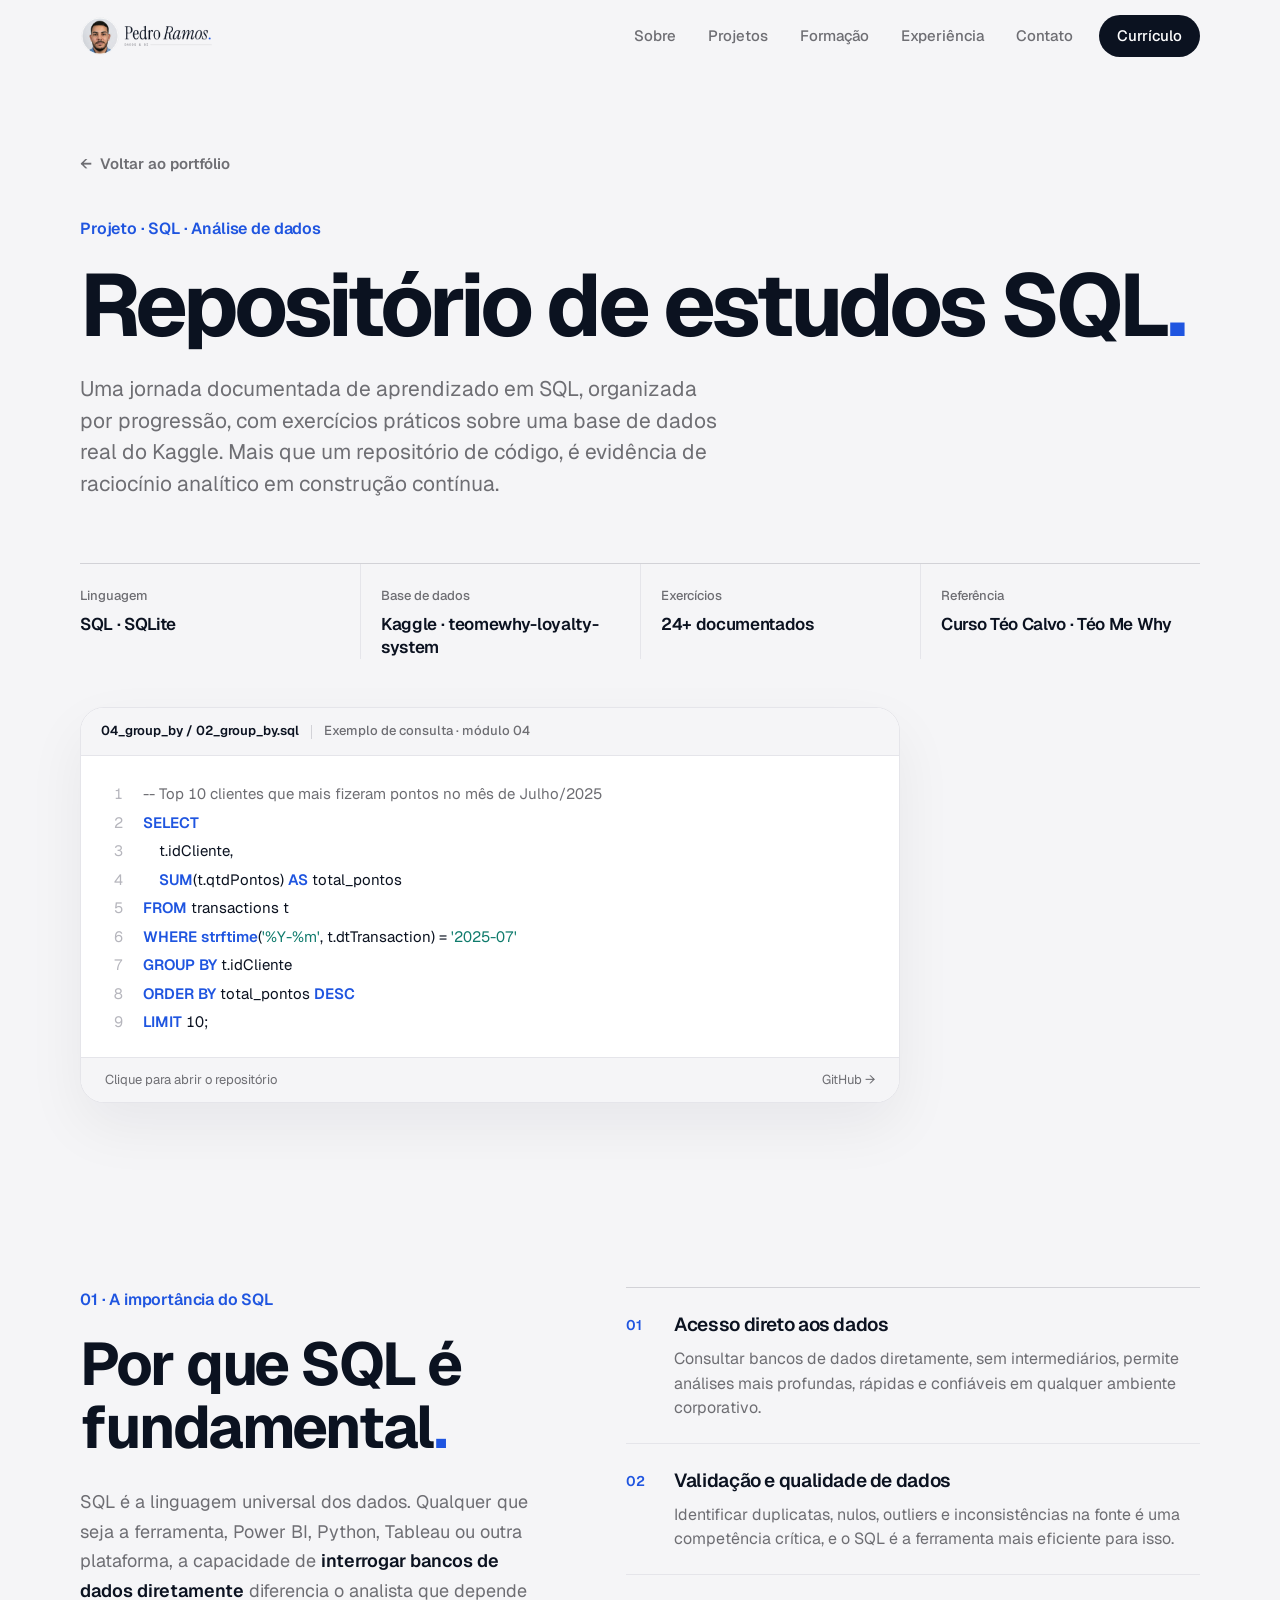
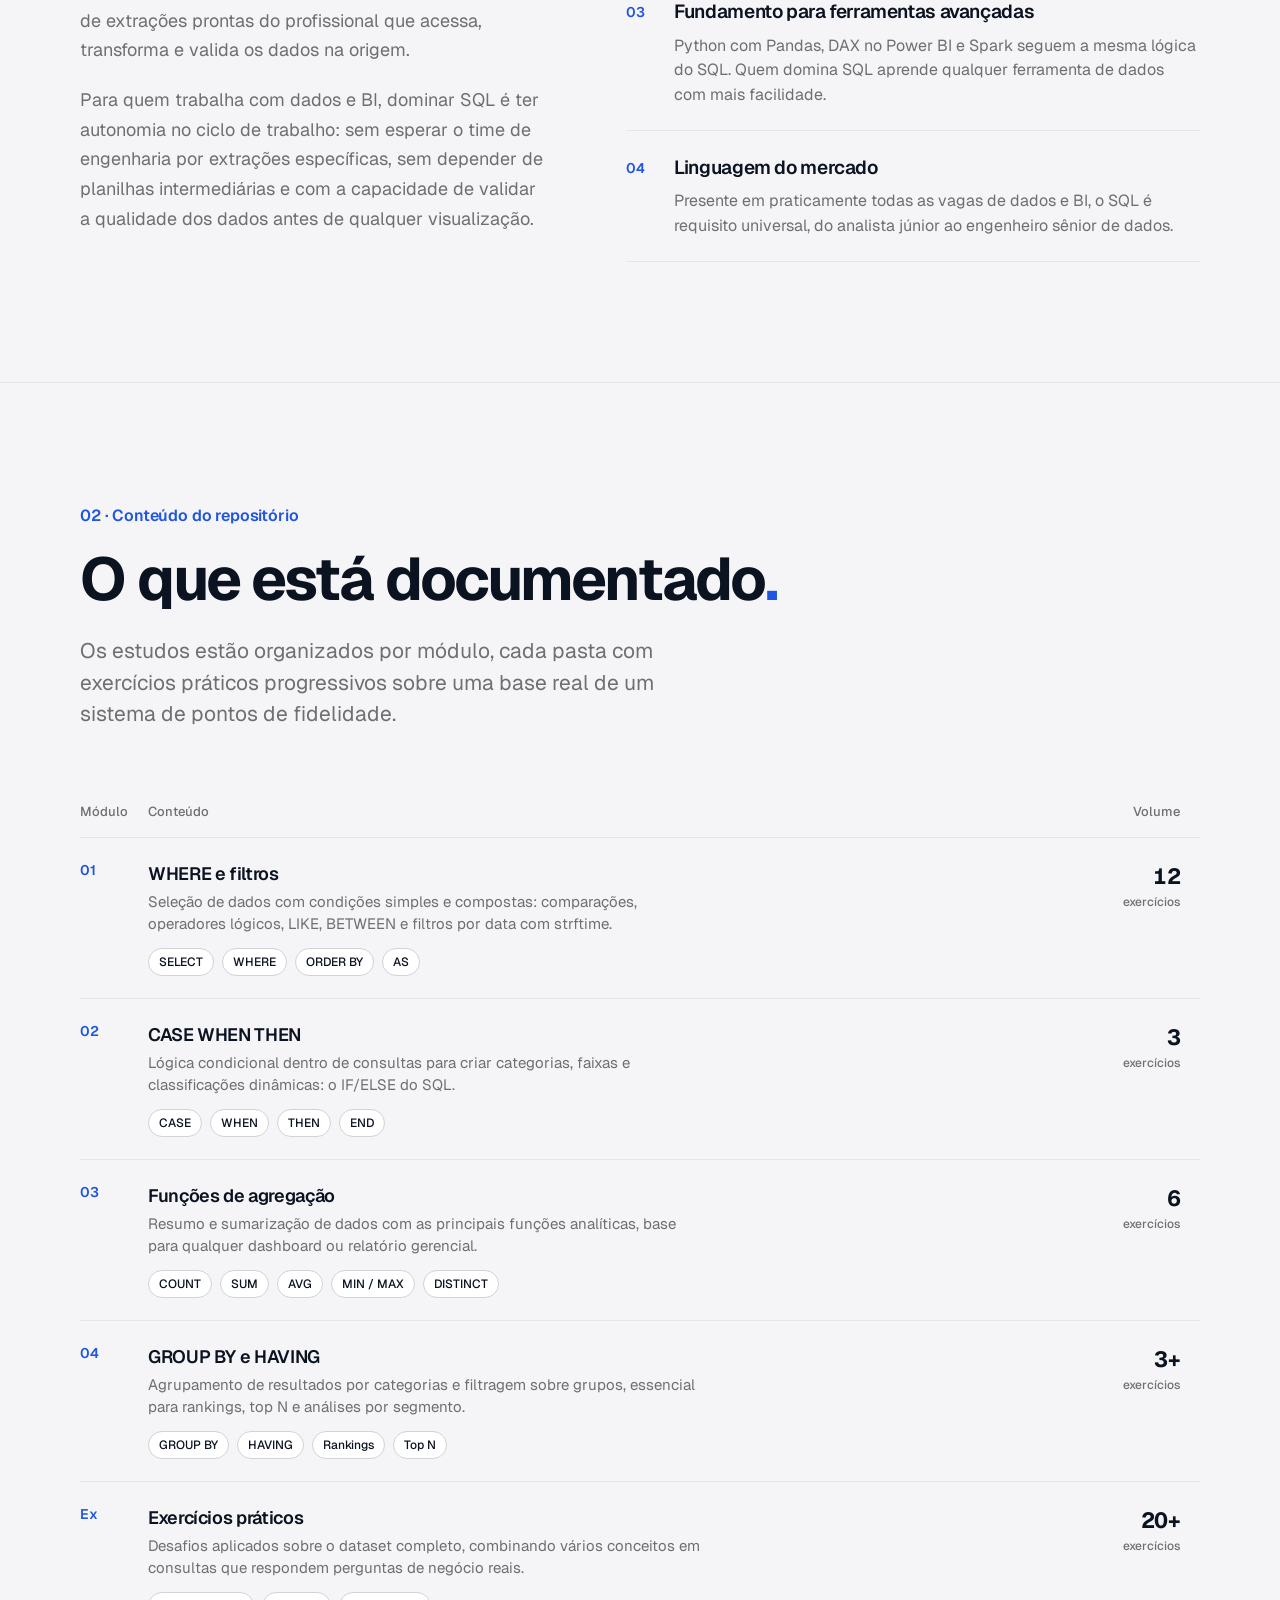
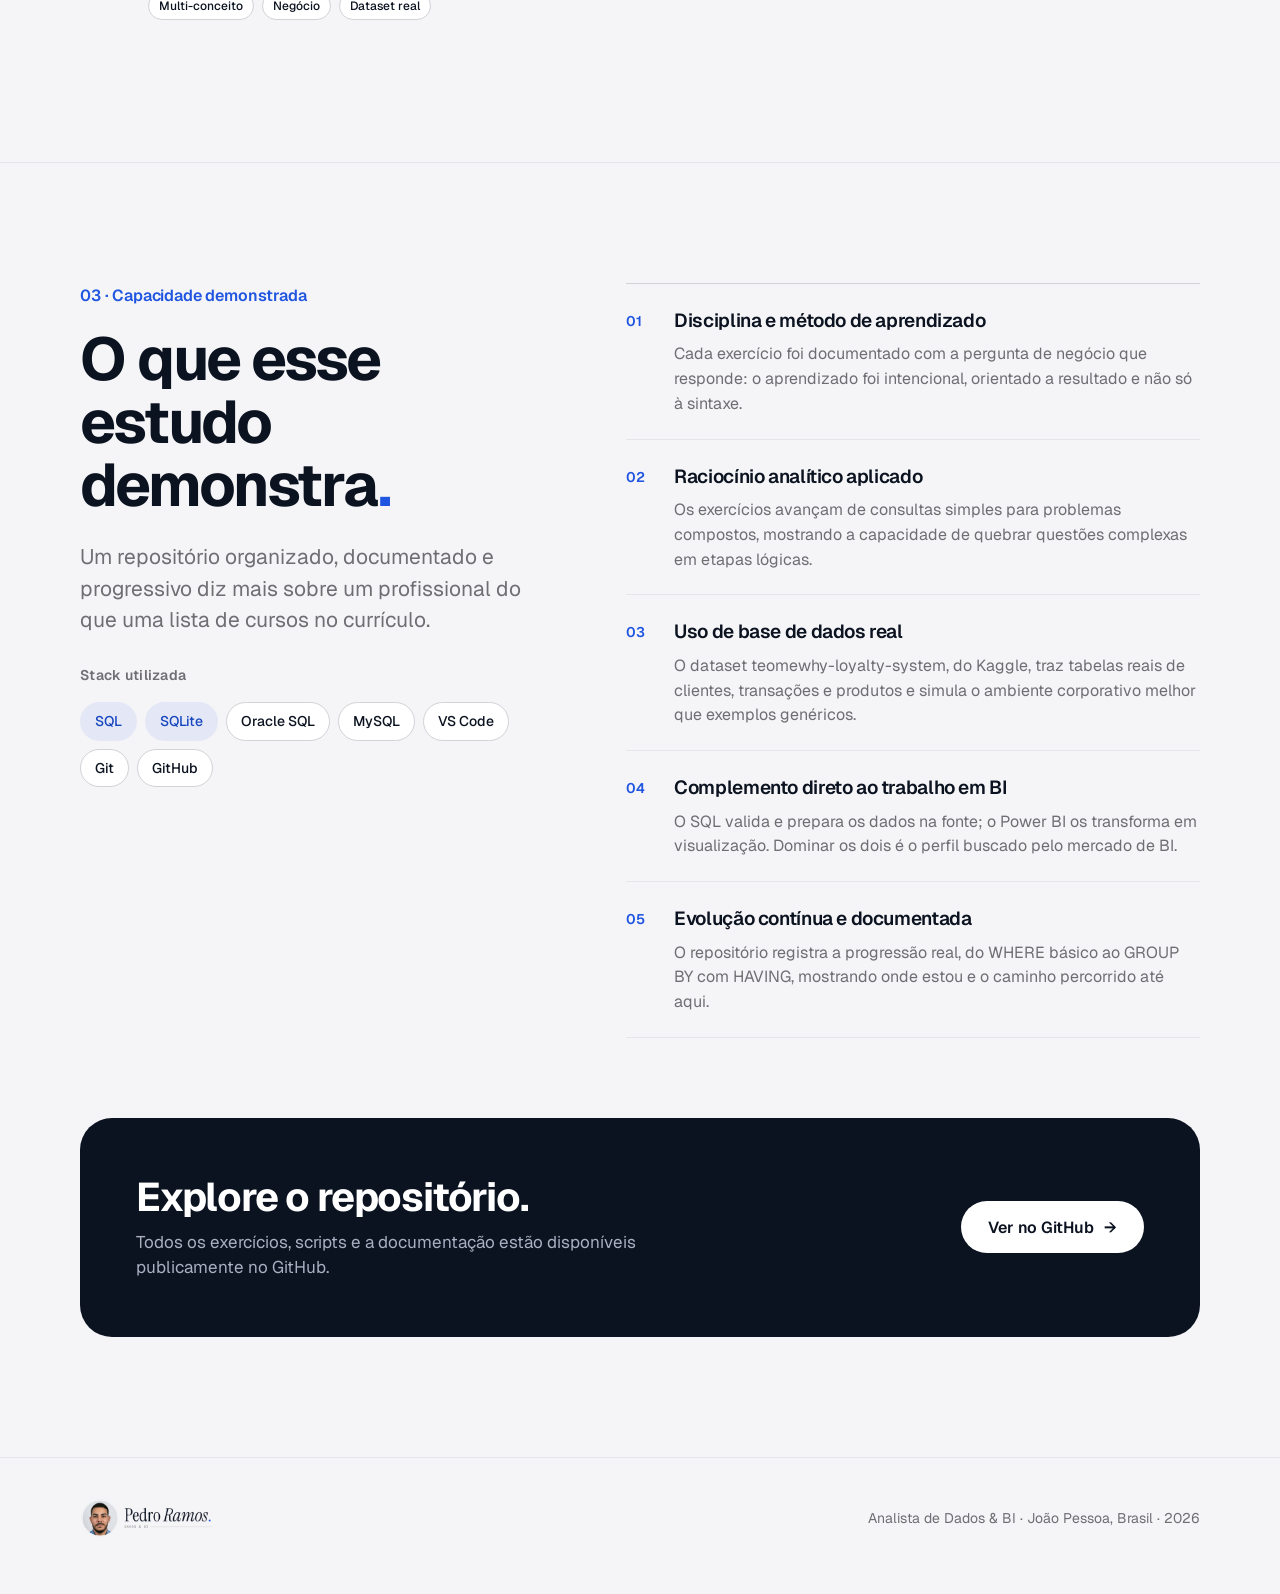
<file: projeto-sql.html>
<!doctype html>
<html lang="pt-BR">
<head>
<meta charset="utf-8">
<meta name="viewport" content="width=device-width, initial-scale=1">
<title>Estudos de SQL · Pedro Ramos</title>
<meta name="description" content="Repositório de estudos de SQL: mais de 24 exercícios sobre uma base real do Kaggle, de WHERE e filtros a GROUP BY com HAVING.">
<meta name="theme-color" content="#F5F5F7">
<meta property="og:type" content="website">
<meta property="og:title" content="Estudos de SQL · Pedro Ramos">
<meta property="og:description" content="Repositório de estudos de SQL: mais de 24 exercícios sobre uma base real do Kaggle, de WHERE e filtros a GROUP BY com HAVING.">
<meta property="og:url" content="https://ppedropeu.github.io/portfolio-pedro-ramos/projeto-sql.html">
<link rel="icon" href="[data-uri]">
<link rel="preconnect" href="https://fonts.googleapis.com">
<link rel="preconnect" href="https://fonts.gstatic.com" crossorigin>
<link rel="stylesheet" href="https://fonts.googleapis.com/css2?family=Geist:wght@400;500;600;700&display=swap">
<style>
/* Portfólio · Pedro Ramos — identidade v2: Geist, papel, tinta e um azul. */
:root {
  --paper: #F5F5F7;
  --white: #FFFFFF;
  --ink: #0B1220;
  --text: #1D1D1F;
  --gray: #6E6E73;
  --line: #D2D2D7;
  --hair: #E5E5EA;
  --blue: #1F55E0;
  --blue-d: #1747BF;
  --blue-t: rgba(31, 85, 224, 0.08);
  --maxw: 1120px;
  --gut: clamp(20px, 5vw, 48px);
  --radius: 24px;
}

* { box-sizing: border-box; }
html { scroll-behavior: smooth; scroll-padding-top: 88px; -webkit-text-size-adjust: 100%; }
body {
  margin: 0;
  background: var(--paper);
  color: var(--text);
  font-family: 'Geist', system-ui, -apple-system, 'Segoe UI', Roboto, 'Helvetica Neue', Arial, sans-serif;
  font-size: 17px;
  line-height: 1.6;
  -webkit-font-smoothing: antialiased;
  text-rendering: optimizeLegibility;
}
img { max-width: 100%; height: auto; display: block; }
a { color: inherit; text-decoration: none; }
a:focus-visible, button:focus-visible { outline: 3px solid var(--blue); outline-offset: 3px; border-radius: 8px; }
.wrap { width: 100%; max-width: calc(var(--maxw) + var(--gut) * 2); margin: 0 auto; padding: 0 var(--gut); }
.skip { position: absolute; left: -9999px; top: 8px; background: var(--ink); color: #fff; padding: 10px 16px; border-radius: 10px; z-index: 100; }
.skip:focus { left: 12px; }

/* ───────── navegação ───────── */
.nav { position: sticky; top: 0; z-index: 50; background: rgba(245, 245, 247, 0.86); -webkit-backdrop-filter: saturate(180%) blur(16px); backdrop-filter: saturate(180%) blur(16px); border-bottom: 1px solid transparent; transition: border-color .2s; }
.nav.scrolled { border-bottom-color: var(--hair); }
.nav .wrap { display: flex; align-items: center; justify-content: space-between; height: 72px; gap: 24px; }
.brand img { height: 40px; width: auto; }
.menu { display: flex; align-items: center; gap: 4px; list-style: none; margin: 0; padding: 0; }
.menu a { display: block; padding: 8px 14px; font-size: 15px; font-weight: 500; color: var(--gray); border-radius: 999px; transition: color .15s, background .15s; }
.menu a:hover { color: var(--ink); }
.menu a[aria-current="page"] { color: var(--ink); }
.menu .navcta a { margin-left: 8px; background: var(--ink); color: #fff; padding: 9px 18px; }
.menu .navcta a:hover { background: var(--blue); color: #fff; }
.burger { display: none; width: 44px; height: 44px; border: 0; background: transparent; border-radius: 12px; cursor: pointer; align-items: center; justify-content: center; }
.burger span, .burger span::before, .burger span::after { display: block; width: 20px; height: 2px; background: var(--ink); border-radius: 2px; position: relative; content: ''; transition: transform .2s, background .2s; }
.burger span::before { position: absolute; top: -6px; }
.burger span::after { position: absolute; top: 6px; }
.burger[aria-expanded="true"] span { background: transparent; }
.burger[aria-expanded="true"] span::before { transform: translateY(6px) rotate(45deg); }
.burger[aria-expanded="true"] span::after { transform: translateY(-6px) rotate(-45deg); }

/* ───────── tipografia comum ───────── */
.eyebrow { margin: 0 0 20px; font-size: 16px; font-weight: 600; letter-spacing: -0.01em; color: var(--blue); }
.eyebrow.gray { color: var(--gray); }
h1, h2, h3 { margin: 0; color: var(--ink); font-weight: 700; letter-spacing: -0.035em; line-height: 1.05; }
h1 { font-size: clamp(48px, 9vw, 104px); letter-spacing: -0.045em; line-height: 1; }
h2 { font-size: clamp(36px, 5.2vw, 60px); }
h3 { font-size: clamp(24px, 2.6vw, 32px); letter-spacing: -0.03em; line-height: 1.15; }
.dot { color: var(--blue); }
.lead { margin: 24px 0 0; max-width: 640px; font-size: clamp(18px, 1.8vw, 21px); line-height: 1.5; color: var(--gray); }
p { margin: 0; }
.section { padding: clamp(72px, 10vw, 120px) 0; }
.section + .section { border-top: 1px solid var(--hair); }
.head { margin-bottom: clamp(40px, 6vw, 72px); }

/* ───────── botões e links ───────── */
.btn { display: inline-flex; align-items: center; gap: 10px; height: 52px; padding: 0 26px; border-radius: 999px; font-size: 16px; font-weight: 600; letter-spacing: -0.01em; border: 1px solid transparent; cursor: pointer; transition: background .15s, color .15s, border-color .15s; }
.btn.primary { background: var(--blue); color: #fff; }
.btn.primary:hover { background: var(--blue-d); }
.btn.ghost { background: var(--white); border-color: var(--line); color: var(--ink); }
.btn.ghost:hover { border-color: var(--ink); }
.actions { display: flex; flex-wrap: wrap; gap: 12px; margin-top: 36px; }
.textlink { display: inline-flex; align-items: center; gap: 8px; font-size: 16px; font-weight: 600; color: var(--blue); }
.textlink:hover { text-decoration: underline; text-underline-offset: 4px; }
.textlink.plain { color: var(--ink); }
.arrow { display: inline-block; transition: transform .15s; }
a:hover > .arrow, a:hover .arrow { transform: translateX(3px); }
.links { display: flex; flex-wrap: wrap; gap: 12px 28px; margin-top: 28px; }

/* ───────── hero ───────── */
.hero { padding: clamp(48px, 8vw, 104px) 0 clamp(56px, 8vw, 96px); }
.hero .grid { display: grid; grid-template-columns: minmax(0, 1fr) 360px; gap: clamp(32px, 6vw, 88px); align-items: center; }
.hero .role { margin: 0 0 28px; font-size: 18px; font-weight: 500; color: var(--gray); }
.hero .tagline { margin: 32px 0 0; max-width: 560px; font-size: clamp(19px, 2vw, 23px); line-height: 1.45; color: var(--text); }
.portrait { position: relative; width: 100%; max-width: 360px; justify-self: end; }
.portrait img { width: 100%; aspect-ratio: 1; object-fit: cover; border-radius: 50%; border: 1px solid var(--hair); box-shadow: 0 30px 80px rgba(11, 18, 32, 0.12); }
.stats { display: grid; grid-template-columns: repeat(3, minmax(0, 1fr)); gap: 0; margin-top: clamp(48px, 7vw, 88px); border-top: 1px solid var(--line); }
.stat { padding: 28px 24px 0 0; }
.stat + .stat { padding-left: 24px; border-left: 1px solid var(--hair); }
.stat b { display: block; font-size: clamp(36px, 4.4vw, 52px); font-weight: 700; letter-spacing: -0.04em; color: var(--ink); line-height: 1; }
.stat span { display: block; margin-top: 10px; font-size: 15px; line-height: 1.4; color: var(--gray); max-width: 240px; }

/* ───────── sobre ───────── */
.about { display: grid; grid-template-columns: minmax(0, 1.15fr) minmax(0, 1fr); gap: clamp(40px, 7vw, 96px); }
.prose p { font-size: 18px; line-height: 1.65; color: var(--text); }
.prose p + p { margin-top: 20px; }
.prose strong { font-weight: 600; color: var(--ink); }
.prose .quote { margin-bottom: 28px; font-size: clamp(22px, 2.4vw, 28px); font-weight: 600; letter-spacing: -0.025em; line-height: 1.25; color: var(--ink); }
.label { margin: 0 0 16px; font-size: 14px; font-weight: 600; letter-spacing: 0.02em; color: var(--gray); }
.chips { display: flex; flex-wrap: wrap; gap: 8px; list-style: none; margin: 0; padding: 0; }
.chip { padding: 7px 14px; border: 1px solid var(--line); border-radius: 999px; background: var(--white); font-size: 14px; font-weight: 500; color: var(--ink); }
.chip.on { background: var(--blue-t); border-color: transparent; color: var(--blue-d); }
.skills { list-style: none; margin: 40px 0 0; padding: 0; border-top: 1px solid var(--line); }
.skills li { display: grid; grid-template-columns: 40px 1fr; padding: 18px 0; border-bottom: 1px solid var(--hair); }
.skills .n { font-size: 14px; font-weight: 600; color: var(--blue); padding-top: 3px; }
.skills b { display: block; font-size: 18px; font-weight: 600; letter-spacing: -0.02em; color: var(--ink); }
.skills span { display: block; margin-top: 2px; font-size: 15px; line-height: 1.5; color: var(--gray); }

/* ───────── projetos ───────── */
.project { display: grid; grid-template-columns: minmax(0, 1.05fr) minmax(0, 1fr); gap: clamp(32px, 6vw, 80px); align-items: center; }
.project + .project { margin-top: clamp(64px, 9vw, 112px); }
.project.flip .visual { order: 2; }
.card { display: block; background: var(--white); border: 1px solid var(--hair); border-radius: var(--radius); overflow: hidden; box-shadow: 0 24px 60px rgba(11, 18, 32, 0.06); }
.card .bar { display: flex; align-items: center; gap: 12px; height: 48px; padding: 0 20px; border-bottom: 1px solid var(--hair); background: var(--paper); font-size: 13px; font-weight: 500; color: var(--gray); }
.card .bar b { color: var(--ink); font-weight: 600; }
.card .bar i { width: 1px; height: 14px; background: var(--line); }
.project .info p { margin-top: 20px; color: var(--gray); font-size: 18px; line-height: 1.55; }
.ticks { list-style: none; margin: 24px 0 0; padding: 0; }
.ticks li { position: relative; padding: 9px 0 9px 28px; font-size: 16px; line-height: 1.5; color: var(--text); border-top: 1px solid var(--hair); }
.ticks li:last-child { border-bottom: 1px solid var(--hair); }
.ticks li::before { content: ''; position: absolute; left: 2px; top: 17px; width: 10px; height: 6px; border-left: 2px solid var(--blue); border-bottom: 2px solid var(--blue); transform: rotate(-45deg); }
.info .chips { margin-top: 24px; }
.info .links { margin-top: 28px; }

.code { padding: 24px 24px 20px; font-size: 15px; line-height: 1.9; font-variant-numeric: tabular-nums; color: var(--ink); overflow-x: auto; }
.code .l { display: flex; gap: 20px; white-space: pre; }
.code .ln { flex: none; width: 18px; text-align: right; color: #B6B6BD; user-select: none; }
.code .k { font-weight: 600; color: var(--blue); }
.code .c { color: var(--gray); }
.code .s { color: #0F7B6C; }
.table { width: 100%; border-collapse: collapse; font-size: 14px; font-variant-numeric: tabular-nums; }
.table th { padding: 10px 24px; text-align: left; font-size: 12px; font-weight: 600; color: var(--gray); background: var(--paper); border-top: 1px solid var(--hair); border-bottom: 1px solid var(--hair); }
.table td { white-space: nowrap; padding: 9px 24px; border-bottom: 1px solid var(--hair); color: var(--text); }
.table tr:last-child td { border-bottom: 0; }
.table .r { text-align: right; }
.table .rank { color: var(--blue); font-weight: 600; }
.foot { display: flex; justify-content: space-between; padding: 12px 24px; border-top: 1px solid var(--hair); background: var(--paper); font-size: 13px; color: var(--gray); }

.shot { display: block; }
.shot img { width: 100%; height: auto; background: #04070F; }
.caption { padding: 14px 20px; font-size: 14px; color: var(--gray); border-top: 1px solid var(--hair); display: flex; justify-content: space-between; gap: 12px; flex-wrap: wrap; }

/* ───────── linha do tempo ───────── */
.rows { list-style: none; margin: 0; padding: 0; border-top: 1px solid var(--line); }
.row { display: grid; grid-template-columns: 220px minmax(0, 1fr); gap: clamp(16px, 4vw, 56px); padding: 36px 0; border-bottom: 1px solid var(--hair); }
.row .when { font-size: 15px; font-weight: 500; color: var(--gray); line-height: 1.5; }
.row .when b { display: block; font-weight: 600; color: var(--ink); }
.pill { display: inline-block; margin-top: 10px; padding: 3px 12px; border-radius: 999px; background: var(--blue-t); color: var(--blue-d); font-size: 12px; font-weight: 600; }
.row h3 { font-size: clamp(21px, 2.2vw, 26px); }
.row .org { margin-top: 6px; font-size: 14px; font-weight: 500; color: var(--gray); }
.row p.d { margin-top: 14px; max-width: 720px; font-size: 16px; line-height: 1.6; color: var(--text); }
.row .chips { margin-top: 16px; }
.row .chip { font-size: 13px; padding: 5px 12px; }

/* ───────── contato ───────── */
.contact { display: grid; grid-template-columns: minmax(0, 1fr) minmax(0, 1fr); gap: clamp(32px, 6vw, 96px); align-items: end; }
.reach { list-style: none; margin: 0; padding: 0; border-top: 1px solid var(--line); }
.reach a { display: grid; grid-template-columns: 110px minmax(0, 1fr) auto; align-items: center; gap: 16px; padding: 22px 0; border-bottom: 1px solid var(--hair); }
.reach .k { font-size: 14px; font-weight: 500; color: var(--gray); }
.reach .v { font-size: 18px; font-weight: 600; letter-spacing: -0.02em; color: var(--ink); overflow-wrap: anywhere; }
.reach a:hover .v { color: var(--blue); }

/* ───────── rodapé ───────── */
.footer { padding: 40px 0 56px; border-top: 1px solid var(--hair); }
.footer .wrap { display: flex; align-items: center; justify-content: space-between; gap: 20px; flex-wrap: wrap; }
.footer img { height: 40px; width: auto; }
.footer p { font-size: 14px; color: var(--gray); }

/* ───────── páginas de projeto ───────── */
.back { display: inline-flex; align-items: center; gap: 8px; margin-bottom: 40px; font-size: 15px; font-weight: 600; color: var(--gray); }
.back:hover { color: var(--ink); }
.phead { padding: clamp(40px, 6vw, 80px) 0 clamp(40px, 6vw, 64px); }
.phead h1 { font-size: clamp(44px, 7.6vw, 88px); }
.meta { display: grid; grid-template-columns: repeat(4, minmax(0, 1fr)); margin-top: clamp(40px, 6vw, 64px); border-top: 1px solid var(--line); }
.meta div { padding: 22px 20px 0 0; }
.meta div + div { padding-left: 20px; border-left: 1px solid var(--hair); }
.meta dt { font-size: 13px; font-weight: 500; color: var(--gray); }
.meta dd { margin: 6px 0 0; font-size: 17px; font-weight: 600; letter-spacing: -0.02em; color: var(--ink); line-height: 1.35; }
.hero-shot { margin-top: 8px; }
.hero-shot .btn { margin: 20px; }
.hero-shot .caption { align-items: center; padding: 8px 8px 8px 20px; }
.hero-shot .caption .btn { margin: 0; height: 44px; padding: 0 20px; font-size: 15px; }
.two { display: grid; grid-template-columns: minmax(0, 0.9fr) minmax(0, 1.1fr); gap: clamp(32px, 6vw, 88px); align-items: start; }
.two .prose p { color: var(--gray); }
.two .prose p strong { color: var(--ink); }
.items { list-style: none; margin: 0; padding: 0; border-top: 1px solid var(--line); }
.items li { padding: 22px 0; border-bottom: 1px solid var(--hair); }
.items li.num { display: grid; grid-template-columns: 48px minmax(0, 1fr); }
.items .n { font-size: 14px; font-weight: 600; color: var(--blue); padding-top: 4px; }
.items b { display: block; font-size: 19px; font-weight: 600; letter-spacing: -0.02em; color: var(--ink); }
.items span.t { display: block; margin-top: 6px; font-size: 16px; line-height: 1.55; color: var(--gray); }
.items code { font-family: inherit; font-weight: 600; color: var(--blue-d); background: var(--blue-t); padding: 1px 7px; border-radius: 6px; font-size: 0.92em; }
.gallery { display: grid; grid-template-columns: repeat(3, minmax(0, 1fr)); gap: 20px; margin-top: 48px; }
.gallery .card { box-shadow: none; }
.gallery .caption { flex-direction: column; gap: 2px; border-top: 1px solid var(--hair); }
.gallery .caption b { color: var(--ink); font-weight: 600; }
.pages { display: grid; grid-template-columns: repeat(3, minmax(0, 1fr)); margin-top: 0; border-top: 1px solid var(--line); }
.pages div { padding: 24px 24px 0 0; }
.pages div + div { padding-left: 24px; border-left: 1px solid var(--hair); }
.pages b { display: block; font-size: 14px; font-weight: 600; color: var(--blue); }
.pages strong { display: block; margin-top: 6px; font-size: 20px; font-weight: 600; letter-spacing: -0.02em; color: var(--ink); }
.pages span { display: block; margin-top: 8px; font-size: 15px; line-height: 1.5; color: var(--gray); }
.note { margin-top: 28px; padding: 22px 26px; border-radius: 20px; background: var(--white); border: 1px solid var(--hair); font-size: 16px; line-height: 1.55; color: var(--gray); }
.note b { color: var(--ink); font-weight: 600; }
.modules { width: 100%; border-collapse: collapse; }
.modules th { padding: 0 20px 14px 0; text-align: left; font-size: 13px; font-weight: 500; color: var(--gray); }
.modules td { padding: 22px 20px 22px 0; border-top: 1px solid var(--hair); vertical-align: top; font-size: 16px; line-height: 1.5; }
.modules .m { width: 64px; font-size: 14px; font-weight: 600; color: var(--blue); }
.modules .t b { display: block; font-size: 18px; letter-spacing: -0.02em; color: var(--ink); font-weight: 600; }
.modules .t span { display: block; margin-top: 4px; color: var(--gray); font-size: 15px; max-width: 560px; }
.modules .t .chips { margin-top: 12px; }
.modules .t .chip { font-size: 12px; padding: 4px 10px; }
.modules .x { width: 90px; text-align: right; font-size: 22px; font-weight: 700; letter-spacing: -0.03em; color: var(--ink); font-variant-numeric: tabular-nums; }
.cta { margin-top: clamp(48px, 7vw, 80px); padding: clamp(32px, 5vw, 56px); border-radius: 32px; background: var(--ink); color: #fff; display: flex; align-items: center; justify-content: space-between; gap: 28px; flex-wrap: wrap; }
.cta h3 { color: #fff; font-size: clamp(26px, 3.4vw, 40px); }
.cta p { margin-top: 10px; color: #A8B0C2; font-size: 17px; max-width: 520px; line-height: 1.5; }
.cta .btn { background: #fff; color: var(--ink); }
.cta .btn:hover { background: var(--blue); color: #fff; }

/* ───────── responsivo ───────── */
@media (max-width: 960px) {
  .hero .grid, .about, .project, .contact, .two { grid-template-columns: minmax(0, 1fr); }
  .project.flip .visual { order: 0; }
  .portrait { justify-self: start; max-width: 240px; order: -1; }
  .meta { grid-template-columns: repeat(2, minmax(0, 1fr)); }
  .meta div:nth-child(3) { padding-left: 0; border-left: 0; }
  .meta div:nth-child(n+3) { margin-top: 22px; border-top: 1px solid var(--hair); }
  .gallery { grid-template-columns: minmax(0, 1fr); }
  .row { grid-template-columns: minmax(0, 1fr); gap: 10px; padding: 28px 0; }
}
@media (max-width: 760px) {
  .burger { display: inline-flex; }
  .menu { position: absolute; top: 72px; left: 0; right: 0; flex-direction: column; align-items: stretch; gap: 0; padding: 8px var(--gut) 20px; background: var(--paper); border-bottom: 1px solid var(--hair); display: none; }
  .menu.open { display: flex; }
  .menu a { padding: 14px 4px; font-size: 18px; border-radius: 0; border-bottom: 1px solid var(--hair); }
  .menu .navcta a { margin: 16px 0 0; text-align: center; border-radius: 999px; border-bottom: 0; }
  .stats { grid-template-columns: minmax(0, 1fr); }
  .stat, .stat + .stat { padding: 20px 0; border-left: 0; border-bottom: 1px solid var(--hair); }
  .pages { grid-template-columns: minmax(0, 1fr); }
  .pages div, .pages div + div { padding: 20px 0; border-left: 0; border-bottom: 1px solid var(--hair); }
  .reach a { grid-template-columns: 76px minmax(0, 1fr) auto; }
  .reach .v { font-size: 16px; }
  .table th, .table td { padding-left: 14px; padding-right: 14px; }
  .code { padding: 20px 16px 16px; font-size: 14px; }
  .card .bar { padding: 0 14px; }
  .modules thead { display: none; }
  .modules, .modules tbody, .modules tr, .modules td { display: block; width: 100%; }
  .modules tr { padding: 20px 0; border-top: 1px solid var(--hair); }
  .modules td { padding: 0; border: 0; }
  .modules .x { width: auto; text-align: left; margin-top: 10px; font-size: 16px; color: var(--gray); font-weight: 500; }
  .modules .m { margin-bottom: 6px; }
  .cta { border-radius: 24px; }
}
@media (prefers-reduced-motion: reduce) {
  html { scroll-behavior: auto; }
  * { transition: none !important; }
}
@media print {
  .nav, .burger, .actions, .cta { display: none; }
  body { background: #fff; }
}

</style>
</head>
<body>
<a class="skip" href="#conteudo">Pular para o conteúdo</a>
<header class="nav" id="nav">
  <div class="wrap">
    <a class="brand" href="index.html" aria-label="Pedro Ramos, início"><img src="[data-uri]" alt="Pedro Ramos. Dados &amp; BI" width="133" height="40"></a>
    <button class="burger" id="burger" aria-label="Abrir menu" aria-expanded="false" aria-controls="menu"><span></span></button>
    <ul class="menu" id="menu">
      <li><a href="index.html#sobre">Sobre</a></li><li><a href="index.html#projetos">Projetos</a></li><li><a href="index.html#formacao">Formação</a></li><li><a href="index.html#experiencia">Experiência</a></li><li><a href="index.html#contato">Contato</a></li>
      <li class="navcta"><a href="curriculo_pedro_ramos.pdf" target="_blank" rel="noopener">Currículo</a></li>
    </ul>
  </div>
</header>

<main id="conteudo">

<section class="phead">
  <div class="wrap">
    <a class="back" href="index.html#projetos"><span aria-hidden="true">←</span> Voltar ao portfólio</a>
    <p class="eyebrow">Projeto · SQL · Análise de dados</p>
    <h1>Repositório de estudos SQL<span class="dot">.</span></h1>
    <p class="lead">Uma jornada documentada de aprendizado em SQL, organizada por progressão, com exercícios práticos sobre uma base de dados real do Kaggle. Mais que um repositório de código, é evidência de raciocínio analítico em construção contínua.</p>
    <dl class="meta">
      <div><dt>Linguagem</dt><dd>SQL · SQLite</dd></div>
      <div><dt>Base de dados</dt><dd>Kaggle · teomewhy-loyalty-system</dd></div>
      <div><dt>Exercícios</dt><dd>24+ documentados</dd></div>
      <div><dt>Referência</dt><dd>Curso Téo Calvo · Téo Me Why</dd></div>
    </dl>
    <a class="card" href="https://github.com/ppedropeu/exercicios_sql" target="_blank" rel="noopener" style="display:block; margin-top:48px; max-width: 820px" aria-label="Abrir o repositório no GitHub">
      <div class="bar"><b>04_group_by / 02_group_by.sql</b><i></i><span>Exemplo de consulta · módulo 04</span></div>
      <div class="code" role="img" aria-label="Consulta SQL dos 10 clientes com mais pontos em julho de 2025"><div class="l"><span class="ln">1</span><span><span class="c">-- Top 10 clientes que mais fizeram pontos no mês de Julho/2025</span></span></div><div class="l"><span class="ln">2</span><span><span class="k">SELECT</span></span></div><div class="l"><span class="ln">3</span><span>    t.idCliente,</span></div><div class="l"><span class="ln">4</span><span>    <span class="k">SUM</span>(t.qtdPontos) <span class="k">AS</span> total_pontos</span></div><div class="l"><span class="ln">5</span><span><span class="k">FROM</span> transactions t</span></div><div class="l"><span class="ln">6</span><span><span class="k">WHERE</span> <span class="k">strftime</span>(<span class="s">'%Y-%m'</span>, t.dtTransaction) = <span class="s">'2025-07'</span></span></div><div class="l"><span class="ln">7</span><span><span class="k">GROUP BY</span> t.idCliente</span></div><div class="l"><span class="ln">8</span><span><span class="k">ORDER BY</span> total_pontos <span class="k">DESC</span></span></div><div class="l"><span class="ln">9</span><span><span class="k">LIMIT</span> 10;</span></div></div>
      <div class="foot"><span>Clique para abrir o repositório</span><span>GitHub <span class="arrow" aria-hidden="true">→</span></span></div>
    </a>
  </div>
</section>

<section class="section">
  <div class="wrap">
    <div class="two">
      <div class="head" style="margin-bottom:0"><p class="eyebrow">01 · A importância do SQL</p><h2>Por que SQL é fundamental<span class="dot">.</span></h2>
        <div class="prose" style="margin-top:28px">
          <p>SQL é a linguagem universal dos dados. Qualquer que seja a ferramenta, Power BI, Python, Tableau ou outra plataforma, a capacidade de <strong>interrogar bancos de dados diretamente</strong> diferencia o analista que depende de extrações prontas do profissional que acessa, transforma e valida os dados na origem.</p>
          <p>Para quem trabalha com dados e BI, dominar SQL é ter autonomia no ciclo de trabalho: sem esperar o time de engenharia por extrações específicas, sem depender de planilhas intermediárias e com a capacidade de validar a qualidade dos dados antes de qualquer visualização.</p>
        </div>
      </div>
      <ol class="items"><li class="num"><span class="n">01</span><div><b>Acesso direto aos dados</b><span class="t">Consultar bancos de dados diretamente, sem intermediários, permite análises mais profundas, rápidas e confiáveis em qualquer ambiente corporativo.</span></div></li><li class="num"><span class="n">02</span><div><b>Validação e qualidade de dados</b><span class="t">Identificar duplicatas, nulos, outliers e inconsistências na fonte é uma competência crítica, e o SQL é a ferramenta mais eficiente para isso.</span></div></li><li class="num"><span class="n">03</span><div><b>Fundamento para ferramentas avançadas</b><span class="t">Python com Pandas, DAX no Power BI e Spark seguem a mesma lógica do SQL. Quem domina SQL aprende qualquer ferramenta de dados com mais facilidade.</span></div></li><li class="num"><span class="n">04</span><div><b>Linguagem do mercado</b><span class="t">Presente em praticamente todas as vagas de dados e BI, o SQL é requisito universal, do analista júnior ao engenheiro sênior de dados.</span></div></li></ol>
    </div>
  </div>
</section>

<section class="section">
  <div class="wrap">
    <div class="head"><p class="eyebrow">02 · Conteúdo do repositório</p><h2>O que está documentado<span class="dot">.</span></h2><p class="lead">Os estudos estão organizados por módulo, cada pasta com exercícios práticos progressivos sobre uma base real de um sistema de pontos de fidelidade.</p></div>
    <table class="modules"><thead><tr><th>Módulo</th><th>Conteúdo</th><th style="text-align:right">Volume</th></tr></thead><tbody><tr><td class="m">01</td><td class="t"><b>WHERE e filtros</b><span>Seleção de dados com condições simples e compostas: comparações, operadores lógicos, LIKE, BETWEEN e filtros por data com strftime.</span><ul class="chips"><li class="chip">SELECT</li><li class="chip">WHERE</li><li class="chip">ORDER BY</li><li class="chip">AS</li></ul></td><td class="x">12<span style="display:block;font-size:12px;font-weight:500;color:var(--gray);letter-spacing:0">exercícios</span></td></tr><tr><td class="m">02</td><td class="t"><b>CASE WHEN THEN</b><span>Lógica condicional dentro de consultas para criar categorias, faixas e classificações dinâmicas: o IF/ELSE do SQL.</span><ul class="chips"><li class="chip">CASE</li><li class="chip">WHEN</li><li class="chip">THEN</li><li class="chip">END</li></ul></td><td class="x">3<span style="display:block;font-size:12px;font-weight:500;color:var(--gray);letter-spacing:0">exercícios</span></td></tr><tr><td class="m">03</td><td class="t"><b>Funções de agregação</b><span>Resumo e sumarização de dados com as principais funções analíticas, base para qualquer dashboard ou relatório gerencial.</span><ul class="chips"><li class="chip">COUNT</li><li class="chip">SUM</li><li class="chip">AVG</li><li class="chip">MIN / MAX</li><li class="chip">DISTINCT</li></ul></td><td class="x">6<span style="display:block;font-size:12px;font-weight:500;color:var(--gray);letter-spacing:0">exercícios</span></td></tr><tr><td class="m">04</td><td class="t"><b>GROUP BY e HAVING</b><span>Agrupamento de resultados por categorias e filtragem sobre grupos, essencial para rankings, top N e análises por segmento.</span><ul class="chips"><li class="chip">GROUP BY</li><li class="chip">HAVING</li><li class="chip">Rankings</li><li class="chip">Top N</li></ul></td><td class="x">3+<span style="display:block;font-size:12px;font-weight:500;color:var(--gray);letter-spacing:0">exercícios</span></td></tr><tr><td class="m">Ex</td><td class="t"><b>Exercícios práticos</b><span>Desafios aplicados sobre o dataset completo, combinando vários conceitos em consultas que respondem perguntas de negócio reais.</span><ul class="chips"><li class="chip">Multi-conceito</li><li class="chip">Negócio</li><li class="chip">Dataset real</li></ul></td><td class="x">20+<span style="display:block;font-size:12px;font-weight:500;color:var(--gray);letter-spacing:0">exercícios</span></td></tr></tbody></table>
  </div>
</section>

<section class="section">
  <div class="wrap">
    <div class="two">
      <div class="head" style="margin-bottom:0"><p class="eyebrow">03 · Capacidade demonstrada</p><h2>O que esse estudo demonstra<span class="dot">.</span></h2><p class="lead">Um repositório organizado, documentado e progressivo diz mais sobre um profissional do que uma lista de cursos no currículo.</p><div style="margin-top:28px"><p class="label">Stack utilizada</p><ul class="chips"><li class="chip on">SQL</li><li class="chip on">SQLite</li><li class="chip">Oracle SQL</li><li class="chip">MySQL</li><li class="chip">VS Code</li><li class="chip">Git</li><li class="chip">GitHub</li></ul></div></div>
      <ol class="items"><li class="num"><span class="n">01</span><div><b>Disciplina e método de aprendizado</b><span class="t">Cada exercício foi documentado com a pergunta de negócio que responde: o aprendizado foi intencional, orientado a resultado e não só à sintaxe.</span></div></li><li class="num"><span class="n">02</span><div><b>Raciocínio analítico aplicado</b><span class="t">Os exercícios avançam de consultas simples para problemas compostos, mostrando a capacidade de quebrar questões complexas em etapas lógicas.</span></div></li><li class="num"><span class="n">03</span><div><b>Uso de base de dados real</b><span class="t">O dataset teomewhy-loyalty-system, do Kaggle, traz tabelas reais de clientes, transações e produtos e simula o ambiente corporativo melhor que exemplos genéricos.</span></div></li><li class="num"><span class="n">04</span><div><b>Complemento direto ao trabalho em BI</b><span class="t">O SQL valida e prepara os dados na fonte; o Power BI os transforma em visualização. Dominar os dois é o perfil buscado pelo mercado de BI.</span></div></li><li class="num"><span class="n">05</span><div><b>Evolução contínua e documentada</b><span class="t">O repositório registra a progressão real, do WHERE básico ao GROUP BY com HAVING, mostrando onde estou e o caminho percorrido até aqui.</span></div></li></ol>
    </div>
    <div class="cta">
      <div><h3>Explore o repositório.</h3><p>Todos os exercícios, scripts e a documentação estão disponíveis publicamente no GitHub.</p></div>
      <a class="btn" href="https://github.com/ppedropeu/exercicios_sql" target="_blank" rel="noopener">Ver no GitHub <span class="arrow" aria-hidden="true">→</span></a>
    </div>
  </div>
</section>

</main>
<footer class="footer">
  <div class="wrap">
    <img src="[data-uri]" alt="Pedro Ramos. Dados &amp; BI" width="133" height="40">
    <p>Analista de Dados &amp; BI · João Pessoa, Brasil · 2026</p>
  </div>
</footer>
<script>
  (function () {
    var nav = document.getElementById('nav'), b = document.getElementById('burger'), m = document.getElementById('menu');
    window.addEventListener('scroll', function () { nav.classList.toggle('scrolled', window.scrollY > 8); }, { passive: true });
    b.addEventListener('click', function () {
      var open = m.classList.toggle('open');
      b.setAttribute('aria-expanded', open); b.setAttribute('aria-label', open ? 'Fechar menu' : 'Abrir menu');
    });
    m.addEventListener('click', function (e) { if (e.target.tagName === 'A') { m.classList.remove('open'); b.setAttribute('aria-expanded', 'false'); } });
  })();
</script>
</body>
</html>
</file>
